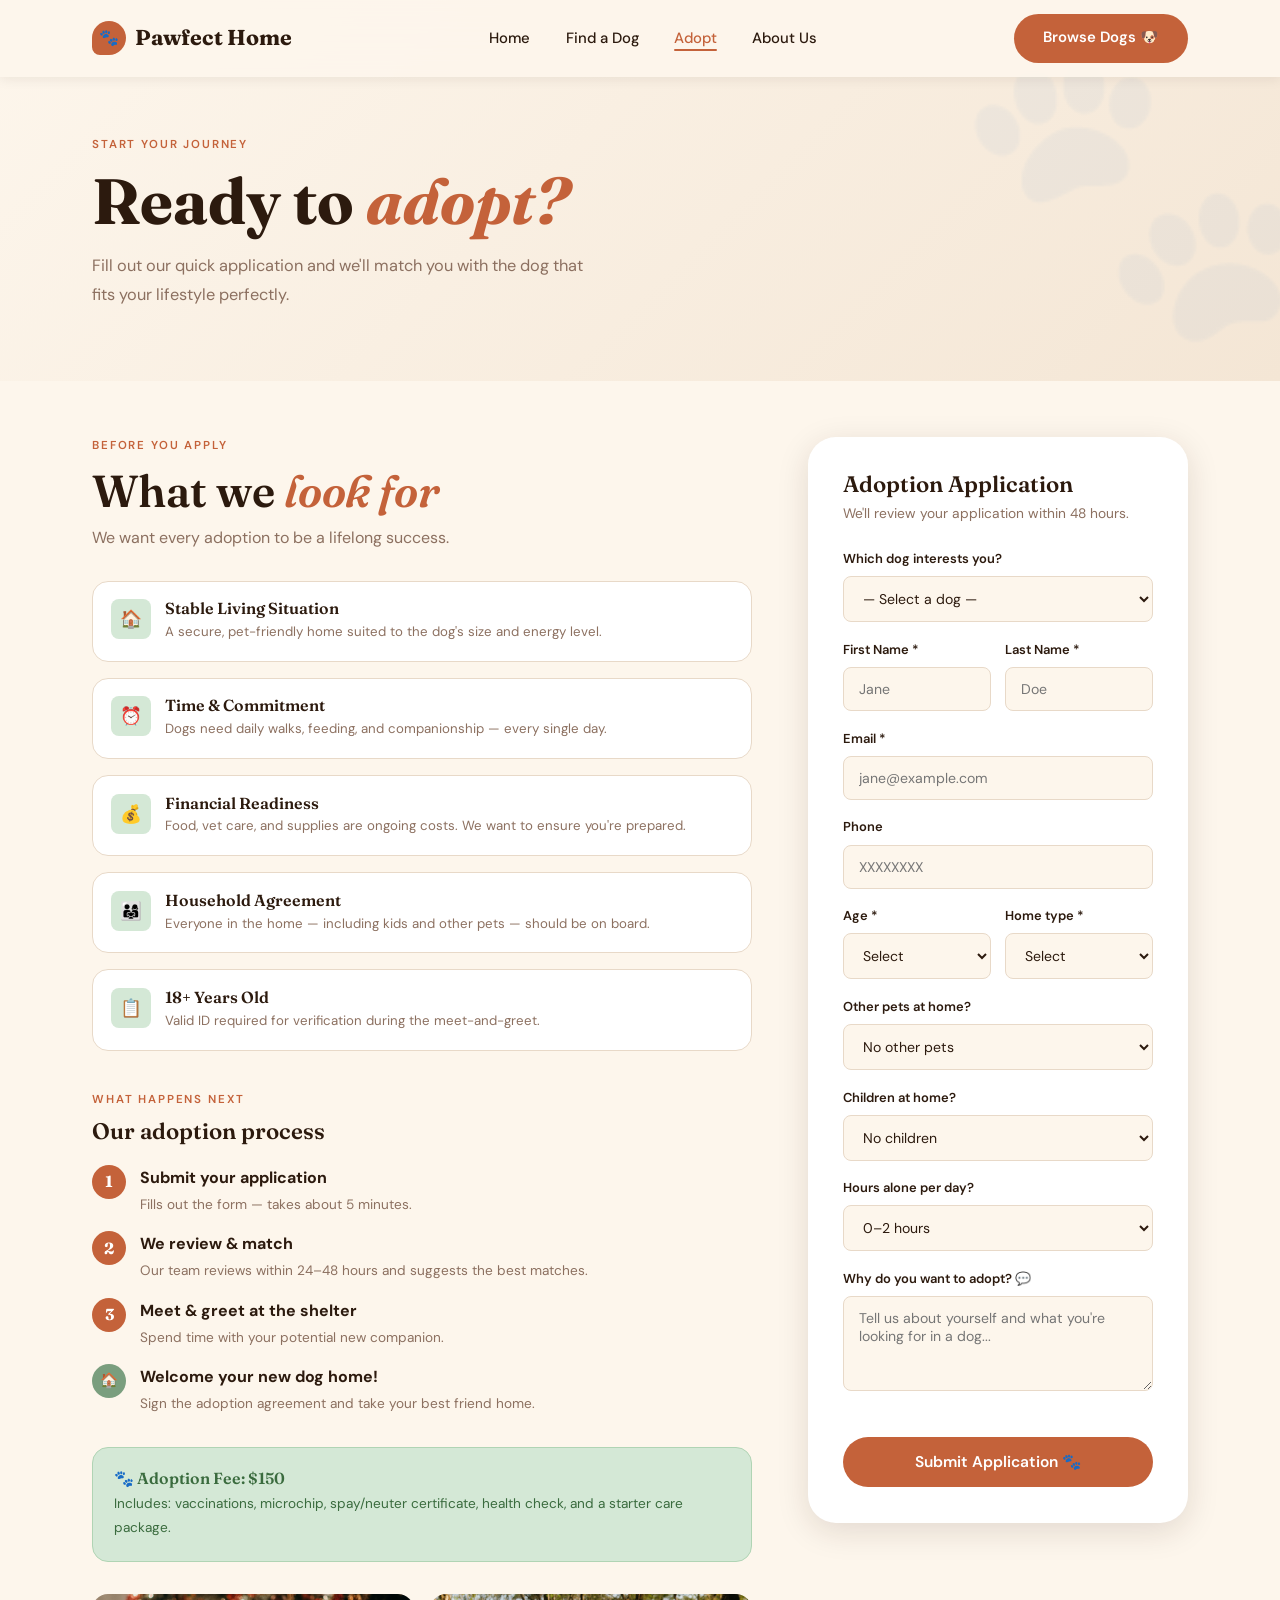
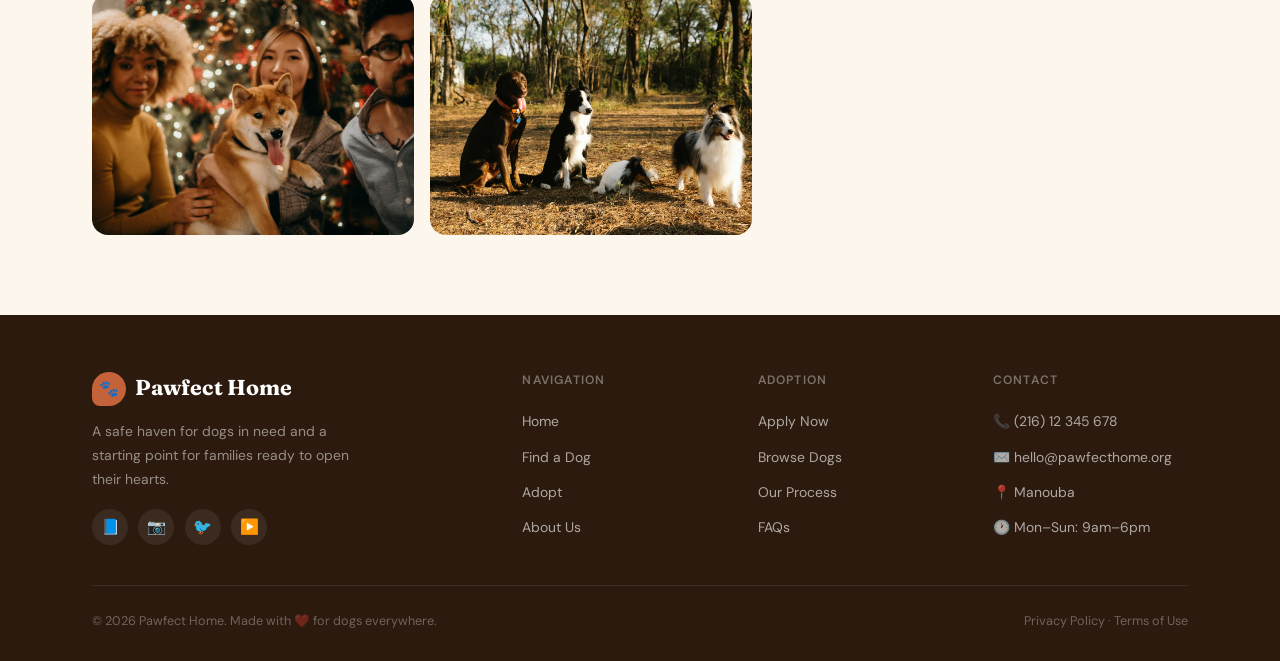
<file: adopt.html>
<!DOCTYPE html>
<html lang="en">
<head>
  <meta charset="UTF-8"/>
  <meta name="viewport" content="width=device-width, initial-scale=1.0"/>
  <title>Adopt — Pawfect Home</title>
  <link rel="stylesheet" href="styles.css"/>
</head>
<body>

  <nav class="navbar scrolled">
    <div class="container" style="display:flex;align-items:center;justify-content:space-between;">
      <a href="index.html" class="nav-logo"><span>🐾</span> Pawfect Home</a>
      <ul class="nav-links">
        <li><a href="index.html">Home</a></li>
        <li><a href="dogs.html">Find a Dog</a></li>
        <li><a href="adopt.html" class="active">Adopt</a></li>
        <li><a href="about.html">About Us</a></li>
      </ul>
      <a href="dogs.html" class="btn btn-primary">Browse Dogs 🐶</a>
    </div>
  </nav>

  <div class="adopt-hero">
    <div class="container">
      <span class="label">Start your journey</span>
      <h1>Ready to <em>adopt?</em></h1>
      <p>Fill out our quick application and we'll match you with the dog that fits your lifestyle perfectly.</p>
    </div>
  </div>

  <section style="background:var(--cream);">
    <div class="container">
      <div class="adopt-layout">
        <div>
          <span class="label">Before you apply</span>
          <h2 style="margin-bottom:.45rem;">What we <em style="color:var(--terra);font-style:italic;">look for</em></h2>
          <p>We want every adoption to be a lifelong success.</p>

          <div class="req-list">
            <div class="req-item"><div class="req-icon">🏠</div><div><h4>Stable Living Situation</h4><p>A secure, pet-friendly home suited to the dog's size and energy level.</p></div></div>
            <div class="req-item"><div class="req-icon">⏰</div><div><h4>Time & Commitment</h4><p>Dogs need daily walks, feeding, and companionship — every single day.</p></div></div>
            <div class="req-item"><div class="req-icon">💰</div><div><h4>Financial Readiness</h4><p>Food, vet care, and supplies are ongoing costs. We want to ensure you're prepared.</p></div></div>
            <div class="req-item"><div class="req-icon">👨‍👩‍👧</div><div><h4>Household Agreement</h4><p>Everyone in the home — including kids and other pets — should be on board.</p></div></div>
            <div class="req-item"><div class="req-icon">📋</div><div><h4>18+ Years Old</h4><p>Valid ID required for verification during the meet-and-greet.</p></div></div>
          </div>

          <div style="margin-top:2.5rem;">
            <span class="label">What happens next</span>
            <h3 style="margin-bottom:1.3rem;">Our adoption process</h3>
            <div style="display:flex;flex-direction:column;gap:.9rem;">
              <div style="display:flex;gap:.9rem;align-items:flex-start;"><div style="width:34px;height:34px;background:var(--terra);color:#fff;border-radius:50%;display:grid;place-items:center;font-family:'Fraunces',serif;font-weight:700;flex-shrink:0;">1</div><div><strong>Submit your application</strong><p style="font-size:.85rem;margin-top:.15rem;">Fills out the form — takes about 5 minutes.</p></div></div>
              <div style="display:flex;gap:.9rem;align-items:flex-start;"><div style="width:34px;height:34px;background:var(--terra);color:#fff;border-radius:50%;display:grid;place-items:center;font-family:'Fraunces',serif;font-weight:700;flex-shrink:0;">2</div><div><strong>We review & match</strong><p style="font-size:.85rem;margin-top:.15rem;">Our team reviews within 24–48 hours and suggests the best matches.</p></div></div>
              <div style="display:flex;gap:.9rem;align-items:flex-start;"><div style="width:34px;height:34px;background:var(--terra);color:#fff;border-radius:50%;display:grid;place-items:center;font-family:'Fraunces',serif;font-weight:700;flex-shrink:0;">3</div><div><strong>Meet & greet at the shelter</strong><p style="font-size:.85rem;margin-top:.15rem;">Spend time with your potential new companion.</p></div></div>
              <div style="display:flex;gap:.9rem;align-items:flex-start;"><div style="width:34px;height:34px;background:var(--sage);color:#fff;border-radius:50%;display:grid;place-items:center;font-size:.9rem;flex-shrink:0;">🏠</div><div><strong>Welcome your new dog home!</strong><p style="font-size:.85rem;margin-top:.15rem;">Sign the adoption agreement and take your best friend home.</p></div></div>
            </div>
          </div>

          <div class="fee-box">
            <h4>🐾 Adoption Fee: $150</h4>
            <p>Includes: vaccinations, microchip, spay/neuter certificate, health check, and a starter care package.</p>
          </div>
          <div style="display:grid;grid-template-columns:1fr 1fr;gap:1rem;margin-top:2rem;">
            <div style="border-radius:var(--r-md);overflow:hidden;aspect-ratio:4/3;">
              <img src="images/dogwithfamily.jpg" alt="Happy dog">
            </div>
            <div style="border-radius:var(--r-md);overflow:hidden;aspect-ratio:4/3;">
              <img src="images/dogwithotherdogs.jpg" alt="Happy dog">
            </div>
          </div>
        </div>

        <div>
          <div class="form-card">
            <h3>Adoption Application</h3>
            <p>We'll review your application within 48 hours.</p>
            <form id="adoptionForm" action="process_form.php" method="POST">
              <div class="fg" data-field="dog_interested"><label>Which dog interests you?</label><select name="dog_interested"><option value="">— Select a dog —</option><option>Buddy (Labrador Mix, 4 months)</option><option>Luna (Beagle, 1 year)</option><option>Bear (Golden Retriever, 5 years)</option><option>Daisy (Poodle Mix, 2 years)</option><option>Rocky (German Shepherd, 2 months)</option><option>Mochi (Shih Tzu, 5 months)</option><option>Duke (English Bulldog, 7 years)</option><option>Coco (Chihuahua, 2 years)</option><option>Atlas (Border Collie, 3 years)</option><option>Not sure — help me find a match</option></select><div class="fg-error"></div></div>
              <div class="fg-row">
                <div class="fg" data-field="fname"><label>First Name *</label><input type="text" name="fname" placeholder="Jane" /><div class="fg-error"></div></div>
                <div class="fg" data-field="lname"><label>Last Name *</label><input type="text" name="lname" placeholder="Doe" /><div class="fg-error"></div></div>
              </div>
              <div class="fg" data-field="email"><label>Email *</label><input type="email" name="email" placeholder="jane@example.com" /><div class="fg-error"></div></div>
              <div class="fg" data-field="phone"><label>Phone</label><input type="tel" name="phone" placeholder="XXXXXXXX" maxlength="8"/><div class="fg-error"></div></div>
              <div class="fg-row">
                <div class="fg" data-field="age"><label>Age *</label><select name="age"><option value="">Select</option><option>Under 18</option><option>18–24</option><option>25–34</option><option>35–44</option><option>45–54</option><option>55+</option></select><div class="fg-error"></div></div>
                <div class="fg" data-field="home_type"><label>Home type *</label><select name="home_type"><option value="">Select</option><option>House with yard</option><option>Apartment</option><option>House without yard</option><option>Farm / Rural</option></select><div class="fg-error"></div></div>
              </div>
              <div class="fg" data-field="other_pets"><label>Other pets at home?</label><select name="other_pets"><option>No other pets</option><option>Yes — other dogs</option><option>Yes — cats</option><option>Yes — dogs and cats</option></select><div class="fg-error"></div></div>
              <div class="fg" data-field="children"><label>Children at home?</label><select name="children"><option>No children</option><option>Yes — under 5 years</option><option>Yes — 5 to 12 years</option><option>Yes — teenagers</option></select><div class="fg-error"></div></div>
              <div class="fg" data-field="hours_alone"><label>Hours alone per day?</label><select name="hours_alone"><option>0–2 hours</option><option>2–4 hours</option><option>4–6 hours</option><option>6–8 hours</option><option>8+ hours</option></select><div class="fg-error"></div></div>
              <div class="fg" data-field="message"><label>Why do you want to adopt? 💬</label><textarea name="message" placeholder="Tell us about yourself and what you're looking for in a dog..."></textarea><div class="fg-error"></div></div>
              <button type="submit" class="btn btn-primary submit">Submit Application 🐾</button>
            </form>
          </div>
        </div>

      </div>
    </div>
  </section>

  <footer>
    <div class="container">
      <div class="footer-grid">
        <div class="footer-brand">
          <a href="index.html" class="nav-logo" style="color:#fff;"><span>🐾</span> Pawfect Home</a>
          <p>A safe haven for dogs in need and a starting point for families ready to open their hearts.</p>
          <div class="socials"><div class="soc">📘</div><div class="soc">📷</div><div class="soc">🐦</div><div class="soc">▶️</div></div>
        </div>
        <div class="footer-col"><h5>Navigation</h5><ul><li><a href="index.html">Home</a></li><li><a href="dogs.html">Find a Dog</a></li><li><a href="adopt.html">Adopt</a></li><li><a href="about.html">About Us</a></li></ul></div>
        <div class="footer-col"><h5>Adoption</h5><ul><li><a href="adopt.html">Apply Now</a></li><li><a href="dogs.html">Browse Dogs</a></li><li><a href="#">Our Process</a></li><li><a href="#">FAQs</a></li></ul></div>
        <div class="footer-col"><h5>Contact</h5><ul><li><a href="#">📞 (216) 12 345 678</a></li><li><a href="#">✉️ hello@pawfecthome.org</a></li><li><a href="#">📍 Manouba</a></li><li><a href="#">🕐 Mon–Sun: 9am–6pm</a></li></ul></div>
      </div>
      <div class="footer-bottom">
        <p>© 2026 Pawfect Home. Made with ❤️ for dogs everywhere.</p>
        <p><a href="#">Privacy Policy</a> · <a href="#">Terms of Use</a></p>
      </div>
    </div>
  </footer>

  <script>
    const form = document.getElementById('adoptionForm');
    const fieldContainers = form.querySelectorAll('[data-field]');

    const urlParams = new URLSearchParams(window.location.search);
    const formCard = document.querySelector('.form-card');
    const submitted = urlParams.get('submitted');
    const error = urlParams.get('error');

    if (submitted === '1') {
      const notice = document.createElement('div');
      notice.style.cssText = 'margin:0 0 1rem;padding:1rem 1.2rem;border-radius:12px;background:#e8f5ea;color:#1f5a2e;border:1px solid #b8e0c0;font-weight:600;';
      notice.textContent = 'Application submitted successfully!';
      formCard.insertBefore(notice, formCard.firstChild);
      window.history.replaceState({}, document.title, window.location.pathname);
    }

    if (error) {
      const notice = document.createElement('div');
      notice.style.cssText = 'margin:0 0 1rem;padding:1rem 1.2rem;border-radius:12px;background:#fdecea;color:#7a1c1c;border:1px solid #f2b8b5;font-weight:600;';
      notice.textContent = 'Submission failed. Please try again or contact support.';
      formCard.insertBefore(notice, formCard.firstChild);
      window.history.replaceState({}, document.title, window.location.pathname);
    }
    
    const validationRules = {
      fname: (value) => {
        if (!value.trim()) return 'First name is required';
        if (!/^[a-zA-Z\s\-']+$/.test(value)) return 'First name should only contain letters';
        return null;
      },
      lname: (value) => {
        if (!value.trim()) return 'Last name is required';
        if (!/^[a-zA-Z\s\-']+$/.test(value)) return 'Last name should only contain letters';
        return null;
      },
      email: (value) => {
        if (!value.trim()) return 'Email is required';
        if (!/^[^\s@]+@[^\s@]+\.[^\s@]+$/.test(value)) return 'Enter a valid email (e.g., you@example.com)';
        return null;
      },
      phone: (value) => {
        if (value.trim() && !/^\d{8}$/.test(value.trim())) return 'Enter 8 digits for Tunisian phone number';
        return null;
      },
      age: (value) => {
        if (!value) return 'Age is required';
        if (value === 'Under 18') return 'You must be 18+ to adopt';
        return null;
      },
      home_type: (value) => {
        if (!value) return 'Home type is required';
        return null;
      },
      message: (value) => {
        if (!value.trim()) return 'Tell us why you want to adopt';
        if (value.trim().length < 10) return 'Please provide at least 10 characters';
        return null;
      }
    };

    function validateField(fieldName) {
      const container = form.querySelector(`[data-field="${fieldName}"]`);
      const input = container.querySelector('input, select, textarea');
      const errorDiv = container.querySelector('.fg-error');
      const validator = validationRules[fieldName];
      
      if (!validator) return true;
      
      const error = validator(input.value);
      
      if (error) {
        container.classList.add('error');
        errorDiv.textContent = '❌ ' + error;
        return false;
      } else {
        container.classList.remove('error');
        errorDiv.textContent = '';
        return true;
      }
    }
    fieldContainers.forEach(container => {
      const fieldName = container.dataset.field;
      const input = container.querySelector('input, select, textarea');
      
      if (!validationRules[fieldName]) return;
      
      input.addEventListener('blur', () => {
        validateField(fieldName);
      });
      
      input.addEventListener('input', () => {
        if (container.classList.contains('error')) {
          const error = validationRules[fieldName](input.value);
          if (!error) {
            container.classList.remove('error');
            container.querySelector('.fg-error').textContent = '';
          }
        }
      });
      
      if (input.tagName === 'SELECT') {
        input.addEventListener('change', () => {
          if (container.classList.contains('error')) {
            const error = validationRules[fieldName](input.value);
            if (!error) {
              container.classList.remove('error');
              container.querySelector('.fg-error').textContent = '';
            }
          }
        });
      }
    });
    
    form.addEventListener('submit', (e) => {
      const fieldsToValidate = ['fname', 'lname', 'email', 'phone', 'age', 'home_type', 'message'];
      let isValid = true;

      fieldsToValidate.forEach(field => {
        if (!validateField(field)) {
          isValid = false;
        }
      });

      if (!isValid) {
        e.preventDefault();
      }
    });
  </script>
</body>
</html>
</file>
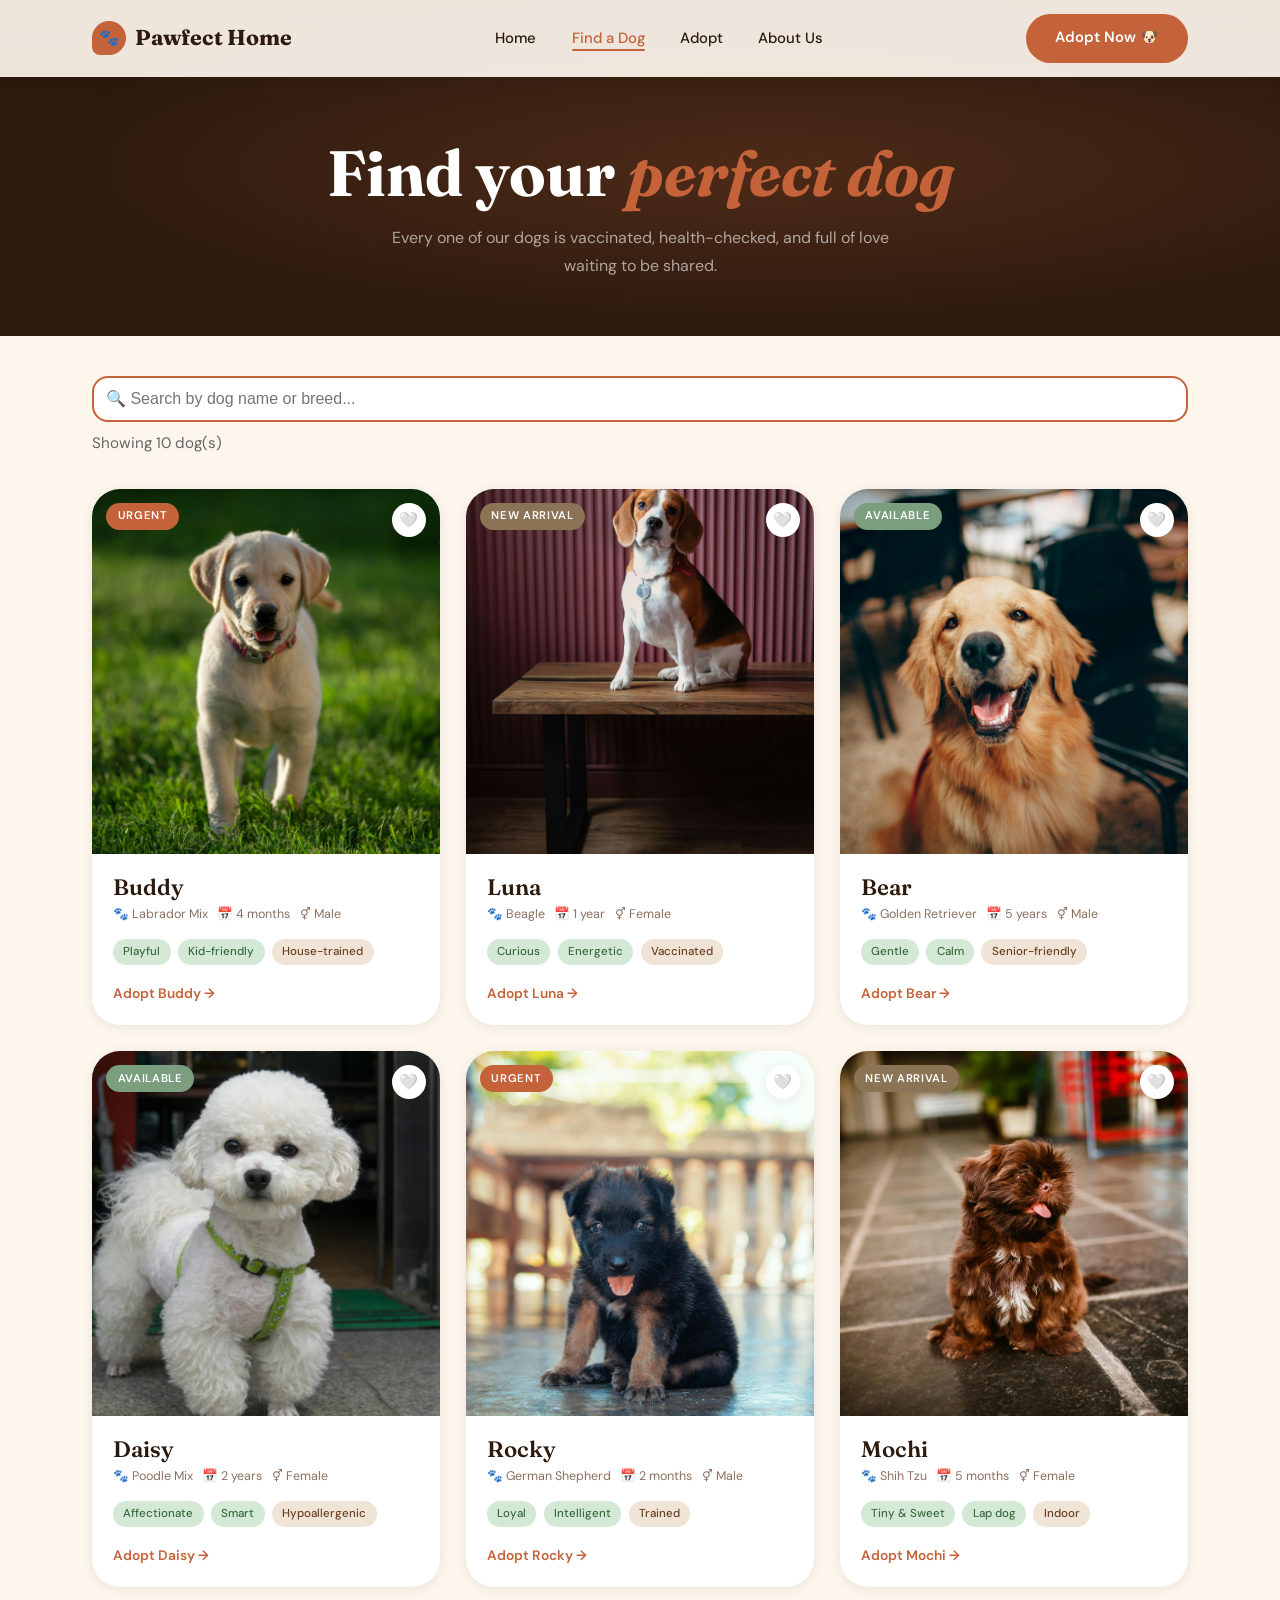
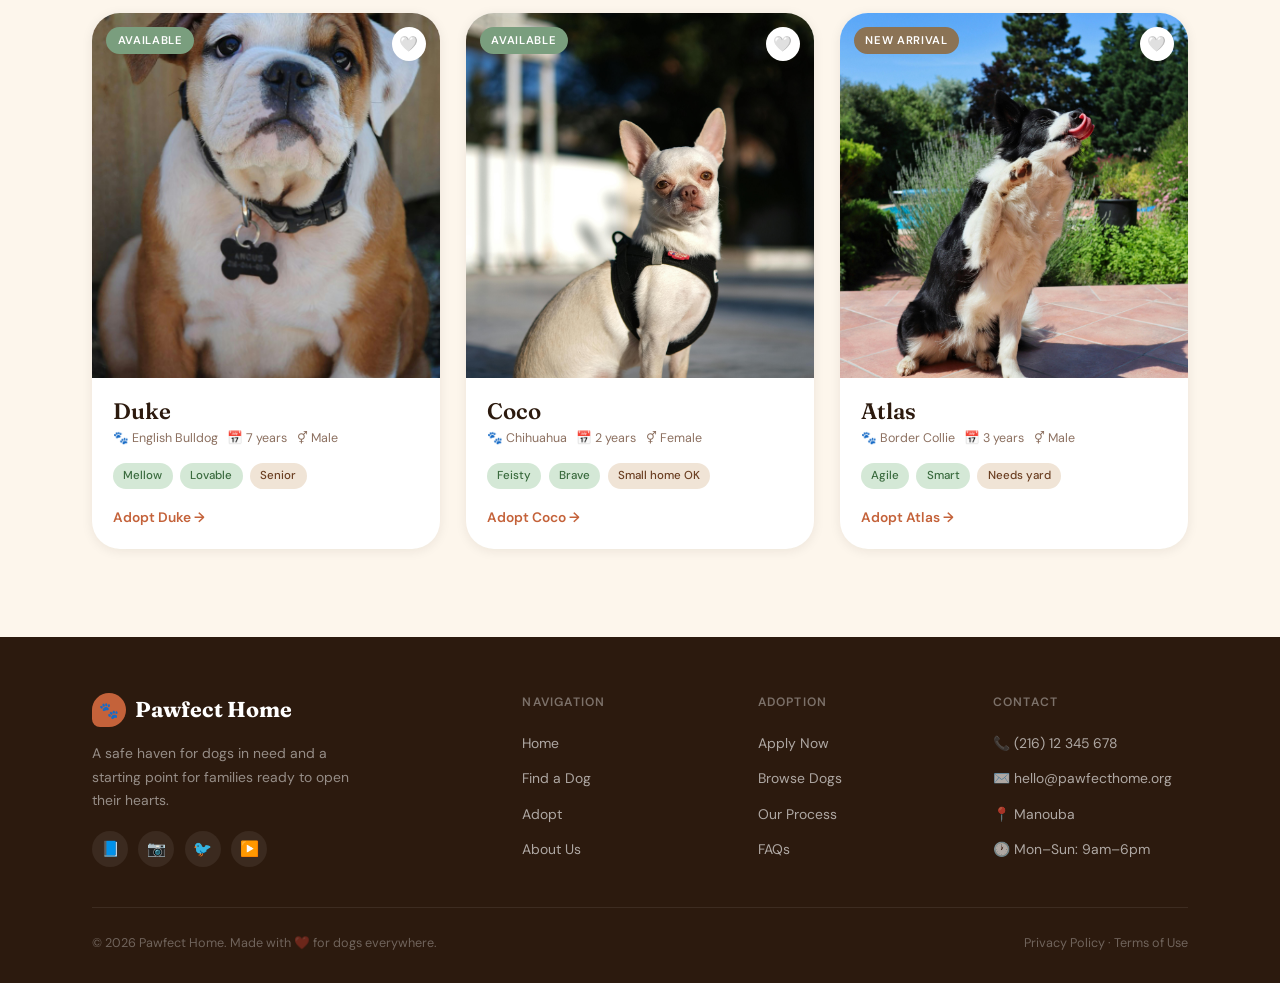
<file: dogs.html>
<!DOCTYPE html>
<html lang="en">
<head>
  <meta charset="UTF-8"/>
  <meta name="viewport" content="width=device-width, initial-scale=1.0"/>
  <title>Find a Dog — Pawfect Home</title>
  <link rel="stylesheet" href="styles.css"/>
</head>
<body>
  <nav class="navbar scrolled">
    <div class="container" style="display:flex;align-items:center;justify-content:space-between;">
      <a href="index.html" class="nav-logo"><span>🐾</span> Pawfect Home</a>
      <ul class="nav-links">
        <li><a href="index.html">Home</a></li>
        <li><a href="dogs.html" class="active">Find a Dog</a></li>
        <li><a href="adopt.html">Adopt</a></li>
        <li><a href="about.html">About Us</a></li>
      </ul>
      <a href="adopt.html" class="btn btn-primary">Adopt Now 🐶</a>
    </div>
  </nav>

  <div class="page-hero">
    <div class="container">
      <h1>Find your <em>perfect dog</em></h1>
      <p>Every one of our dogs is vaccinated, health-checked, and full of love waiting to be shared.</p>
    </div>
  </div>

  <section style="padding:2.5rem 0 5.5rem;">
    <div class="container">
      <div style="margin-bottom:2rem;">
        <input type="text" id="searchBar" placeholder="🔍 Search by dog name or breed..." style="width:100%;padding:0.75rem;font-size:1rem;border:2px solid var(--terra);border-radius:var(--r-md);box-sizing:border-box;">
        <p style="margin-top:0.5rem;font-size:0.95rem;color:#666;">Showing <span id="dogCount">10</span> dog(s)</p>
      </div>
      <div class="dog-grid">
        <div class="dog-card">
          <div class="dog-card-img">
            <img src="images/buddy.jpg" alt="Happy dog">
            <span class="dog-tag urgent">Urgent</span>
            <button class="heart" onclick="toggleHeart(this)">🤍</button>
          </div>
          <div class="dog-body">
            <h3>Buddy</h3>
            <div class="dog-meta"><span>🐾 Labrador Mix</span><span>📅 4 months</span><span>⚥ Male</span></div>
            <div class="pills"><span class="pill">Playful</span><span class="pill">Kid-friendly</span><span class="pill br">House-trained</span></div>
            <div class="dog-footer"><a href="adopt.html" class="dog-link">Adopt Buddy →</a></div>
          </div>
        </div>

        <div class="dog-card">
          <div class="dog-card-img">
            <img src="images/luna.jpg" alt="Happy dog">
            <span class="dog-tag new">New Arrival</span>
            <button class="heart" onclick="toggleHeart(this)">🤍</button>
          </div>
          <div class="dog-body">
            <h3>Luna</h3>
            <div class="dog-meta"><span>🐾 Beagle</span><span>📅 1 year</span><span>⚥ Female</span></div>
            <div class="pills"><span class="pill">Curious</span><span class="pill">Energetic</span><span class="pill br">Vaccinated</span></div>
            <div class="dog-footer"><a href="adopt.html" class="dog-link">Adopt Luna →</a></div>
          </div>
        </div>

        <div class="dog-card">
          <div class="dog-card-img">
            <img src="images/bear.jpg" alt="Happy dog">
            <span class="dog-tag">Available</span>
            <button class="heart" onclick="toggleHeart(this)">🤍</button>
          </div>
          <div class="dog-body">
            <h3>Bear</h3>
            <div class="dog-meta"><span>🐾 Golden Retriever</span><span>📅 5 years</span><span>⚥ Male</span></div>
            <div class="pills"><span class="pill">Gentle</span><span class="pill">Calm</span><span class="pill br">Senior-friendly</span></div>
            <div class="dog-footer"><a href="adopt.html" class="dog-link">Adopt Bear →</a></div>
          </div>
        </div>

        <div class="dog-card">
          <div class="dog-card-img">
            <img src="images/daisy.jpg" alt="Happy dog">
            <span class="dog-tag">Available</span>
            <button class="heart" onclick="toggleHeart(this)">🤍</button>
          </div>
          <div class="dog-body">
            <h3>Daisy</h3>
            <div class="dog-meta"><span>🐾 Poodle Mix</span><span>📅 2 years</span><span>⚥ Female</span></div>
            <div class="pills"><span class="pill">Affectionate</span><span class="pill">Smart</span><span class="pill br">Hypoallergenic</span></div>
            <div class="dog-footer"><a href="adopt.html" class="dog-link">Adopt Daisy →</a></div>
          </div>
        </div>

        <div class="dog-card">
          <div class="dog-card-img">
            <img src="images/rocky.jpg" alt="Happy dog">
            <span class="dog-tag urgent">Urgent</span>
            <button class="heart" onclick="toggleHeart(this)">🤍</button>
          </div>
          <div class="dog-body">
            <h3>Rocky</h3>
            <div class="dog-meta"><span>🐾 German Shepherd</span><span>📅 2 months</span><span>⚥ Male</span></div>
            <div class="pills"><span class="pill">Loyal</span><span class="pill">Intelligent</span><span class="pill br">Trained</span></div>
            <div class="dog-footer"><a href="adopt.html" class="dog-link">Adopt Rocky →</a></div>
          </div>
        </div>

        <div class="dog-card">
          <div class="dog-card-img">
            <img src="images/mochi.jpg" alt="Happy dog">
            <span class="dog-tag new">New Arrival</span>
            <button class="heart" onclick="toggleHeart(this)">🤍</button>
          </div>
          <div class="dog-body">
            <h3>Mochi</h3>
            <div class="dog-meta"><span>🐾 Shih Tzu</span><span>📅 5 months</span><span>⚥ Female</span></div>
            <div class="pills"><span class="pill">Tiny & Sweet</span><span class="pill">Lap dog</span><span class="pill br">Indoor</span></div>
            <div class="dog-footer"><a href="adopt.html" class="dog-link">Adopt Mochi →</a></div>
          </div>
        </div>

        <div class="dog-card">
          <div class="dog-card-img">
            <img src="images/duke.jpg" alt="Happy dog">
            <span class="dog-tag">Available</span>
            <button class="heart" onclick="toggleHeart(this)">🤍</button>
          </div>
          <div class="dog-body">
            <h3>Duke</h3>
            <div class="dog-meta"><span>🐾 English Bulldog</span><span>📅 7 years</span><span>⚥ Male</span></div>
            <div class="pills"><span class="pill">Mellow</span><span class="pill">Lovable</span><span class="pill br">Senior</span></div>
            <div class="dog-footer"><a href="adopt.html" class="dog-link">Adopt Duke →</a></div>
          </div>
        </div>

        <div class="dog-card">
          <div class="dog-card-img">
            <img src="images/coco.jpg" alt="Happy dog">
            <span class="dog-tag">Available</span>
            <button class="heart" onclick="toggleHeart(this)">🤍</button>
          </div>
          <div class="dog-body">
            <h3>Coco</h3>
            <div class="dog-meta"><span>🐾 Chihuahua</span><span>📅 2 years</span><span>⚥ Female</span></div>
            <div class="pills"><span class="pill">Feisty</span><span class="pill">Brave</span><span class="pill br">Small home OK</span></div>
            <div class="dog-footer"><a href="adopt.html" class="dog-link">Adopt Coco →</a></div>
          </div>
        </div>

        <div class="dog-card">
          <div class="dog-card-img">
            <img src="images/atlas.jpg" alt="Happy dog">
            <span class="dog-tag new">New Arrival</span>
            <button class="heart" onclick="toggleHeart(this)">🤍</button>
          </div>
          <div class="dog-body">
            <h3>Atlas</h3>
            <div class="dog-meta"><span>🐾 Border Collie</span><span>📅 3 years</span><span>⚥ Male</span></div>
            <div class="pills"><span class="pill">Agile</span><span class="pill">Smart</span><span class="pill br">Needs yard</span></div>
            <div class="dog-footer"><a href="adopt.html" class="dog-link">Adopt Atlas →</a></div>
          </div>
        </div>

      </div>
    </div>
  </section>

  <footer>
    <div class="container">
      <div class="footer-grid">
        <div class="footer-brand">
          <a href="index.html" class="nav-logo" style="color:#fff;"><span>🐾</span> Pawfect Home</a>
          <p>A safe haven for dogs in need and a starting point for families ready to open their hearts.</p>
          <div class="socials"><div class="soc">📘</div><div class="soc">📷</div><div class="soc">🐦</div><div class="soc">▶️</div></div>
        </div>
        <div class="footer-col"><h5>Navigation</h5><ul><li><a href="index.html">Home</a></li><li><a href="dogs.html">Find a Dog</a></li><li><a href="adopt.html">Adopt</a></li><li><a href="about.html">About Us</a></li></ul></div>
        <div class="footer-col"><h5>Adoption</h5><ul><li><a href="adopt.html">Apply Now</a></li><li><a href="dogs.html">Browse Dogs</a></li><li><a href="#">Our Process</a></li><li><a href="#">FAQs</a></li></ul></div>
        <div class="footer-col"><h5>Contact</h5><ul><li><a href="#">📞 (216) 12 345 678</a></li><li><a href="#">✉️ hello@pawfecthome.org</a></li><li><a href="#">📍 Manouba</a></li><li><a href="#">🕐 Mon–Sun: 9am–6pm</a></li></ul></div>
      </div>
      <div class="footer-bottom">
        <p>© 2026 Pawfect Home. Made with ❤️ for dogs everywhere.</p>
        <p><a href="#">Privacy Policy</a> · <a href="#">Terms of Use</a></p>
      </div>
    </div>
  </footer>

  <script>
    function toggleHeart(b) { b.classList.toggle('on'); b.textContent = b.classList.contains('on') ? '❤️' : '🤍'; }
    
    function initializeSearch() {
      const searchBar = document.getElementById('searchBar');
      const dogCards = document.querySelectorAll('.dog-card');
      const dogCount = document.getElementById('dogCount');
      
      searchBar.addEventListener('input', function() {
        const searchText = this.value.toLowerCase().trim();
        let visibleCount = 0;
        
        dogCards.forEach(card => {
          const dogName = card.querySelector('h3').textContent.toLowerCase();
          
          const breedSpan = card.querySelector('.dog-meta span');
          const breed = breedSpan ? breedSpan.textContent.toLowerCase() : '';
          if (dogName.includes(searchText) || breed.includes(searchText)) {
            card.style.display = 'block';
            visibleCount++;
          } else {
            card.style.display = 'none';
          }
        });
        
        dogCount.textContent = visibleCount;
      });
    }
    
    // Initialize search when page loads
    document.addEventListener('DOMContentLoaded', initializeSearch);
  </script>
</body>
</html>
</file>
<file: styles.css>
@import url('https://fonts.googleapis.com/css2?family=Fraunces:ital,wght@0,600;0,700;1,400&family=DM+Sans:wght@400;500;600&display=swap');

:root {
  --cream: #FDF6EC; --white: #FFF9F2; --terra: #C4623A; --terra-d: #A34E2B;
  --sage: #7A9E7E; --sage-l: #D4E8D6; --ink: #2C1A0E; --muted: #8C7060;
  --border: #E8D9C8;
  --sh-sm: 0 2px 12px rgba(44,26,14,.08); --sh-md: 0 8px 32px rgba(44,26,14,.13);
  --r-sm: 8px; --r-md: 16px; --r-lg: 28px; --r-xl: 48px;
  --t: .3s cubic-bezier(.4,0,.2,1);
}

*, *::before, *::after { box-sizing: border-box; margin: 0; padding: 0; }
html  { scroll-behavior: smooth; }
body  { font-family: 'DM Sans', sans-serif; background: var(--cream); color: var(--ink); line-height: 1.6; overflow-x: hidden; }
img   { display: block; width: 100%; height: 100%; object-fit: cover; }
a     { text-decoration: none; color: inherit; }
ul    { list-style: none; }
h1, h2, h3, h4 { font-family: 'Fraunces', serif; line-height: 1.15; }
h1 { font-size: clamp(2.2rem, 5vw, 4.5rem); font-weight: 700; }
h2 { font-size: clamp(1.7rem, 3.5vw, 2.8rem); font-weight: 600; }
h3 { font-size: 1.4rem; font-weight: 600; }
h4 { font-size: 1rem; font-weight: 600; }
p  { color: var(--muted); line-height: 1.75; }

.container   { max-width: 1160px; margin: 0 auto; padding: 0 2rem; }
.section     { padding: 5rem 0; }
.text-center { text-align: center; }
.label {
  display: block; font-size: .72rem; font-weight: 600; letter-spacing: .16em;
  text-transform: uppercase; color: var(--terra); margin-bottom: .6rem;
}

.btn {
  display: inline-flex; align-items: center; gap: .45rem; padding: .8rem 1.8rem;
  border-radius: 100px; font-family: 'DM Sans', sans-serif; font-weight: 600;
  font-size: .93rem; cursor: pointer; border: none; transition: var(--t);
}
.btn-primary { background: var(--terra); color: #fff; }
.btn-primary:hover { background: var(--terra-d); transform: translateY(-2px); box-shadow: 0 8px 20px rgba(196,98,58,.3); }
.btn-outline { background: transparent; color: var(--terra); border: 2px solid var(--terra); }
.btn-outline:hover { background: var(--terra); color: #fff; transform: translateY(-2px); }
.btn-ghost { background: rgba(255,255,255,.15); color: #fff; border: 2px solid rgba(255,255,255,.4); }
.btn-ghost:hover { background: rgba(255,255,255,.28); transform: translateY(-2px); }
.btn-white { background: #fff; color: var(--terra); }
.btn-white:hover { background: var(--cream); transform: translateY(-2px); }


.navbar { position: fixed; top: 0; left: 0; right: 0; z-index: 100; padding: 1.1rem 0; transition: var(--t); }
.navbar.scrolled { background: rgba(253,246,236,.93); backdrop-filter: blur(18px); box-shadow: var(--sh-sm); padding: .85rem 0; }
.navbar .container { display: flex; align-items: center; justify-content: space-between; }
.nav-logo { display: flex; align-items: center; gap: .55rem; font-family: 'Fraunces', serif; font-weight: 700; font-size: 1.35rem; }
.nav-logo span { width: 34px; height: 34px; background: var(--terra); border-radius: 50% 50% 50% 8px; display: grid; place-items: center; font-size: 1rem; }
.nav-links { display: flex; gap: 2.2rem; }
.nav-links a { font-weight: 500; font-size: .93rem; position: relative; transition: color var(--t); }
.nav-links a::after { content: ''; position: absolute; bottom: -3px; left: 0; width: 0; height: 2px; background: var(--terra); transition: width var(--t); border-radius: 2px; }
.nav-links a:hover, .nav-links a.active { color: var(--terra); }
.nav-links a:hover::after, .nav-links a.active::after { width: 100%; }


.photo {
  background: linear-gradient(135deg, #e8d4b8, #b58b5a);
  display: flex; flex-direction: column; align-items: center; justify-content: center;
  gap: .4rem; color: rgba(255,255,255,.7); font-size: .82rem; text-align: center; padding: 1rem;
}
.photo span { font-size: 2.5rem; }

.hero { min-height: 100vh; display: grid; grid-template-columns: 1fr 1fr; align-items: center; gap: 4rem; padding-top: 5.5rem; }
.hero-badge { display: inline-flex; align-items: center; gap: .45rem; background: var(--sage-l); color: #3a6b3e; padding: .38rem .9rem; border-radius: 100px; font-size: .8rem; font-weight: 600; margin-bottom: 1.3rem; }
.hero h1 { color: var(--ink); margin-bottom: 1.1rem; }
.hero h1 em { font-style: italic; color: var(--terra); }
.hero > div > p { font-size: 1.05rem; max-width: 460px; margin-bottom: 2.2rem; }
.hero-actions { display: flex; gap: .9rem; flex-wrap: wrap; margin-bottom: 2.5rem; }
.hero-stats { display: flex; gap: 2rem; padding-top: 2rem; border-top: 1px solid var(--border); }
.hero-stats div .num { font-family: 'Fraunces', serif; font-size: 1.7rem; font-weight: 700; color: var(--ink); }
.hero-stats div .lbl { font-size: .78rem; color: var(--muted); }

.hero-img { position: relative; }
.hero-img-main { border-radius: var(--r-xl) var(--r-xl) var(--r-xl) var(--r-sm); overflow: hidden; aspect-ratio: 4/5; box-shadow: 0 20px 60px rgba(44,26,14,.18); }
.hero-float {
  position: absolute; bottom: 2rem; left: -2rem; background: #fff;
  border-radius: var(--r-md); padding: .9rem 1.1rem; box-shadow: var(--sh-md);
  display: flex; align-items: center; gap: .7rem; max-width: 210px;
  animation: float 4s ease-in-out infinite;
}
.hero-float .avatar { width: 44px; height: 44px; border-radius: 50%; overflow: hidden; flex-shrink: 0; }
.hero-float strong { font-size: .84rem; color: var(--ink); display: block; }
.hero-float p { font-size: .74rem; margin: 0; }
.blob { position: absolute; top: -1.5rem; right: -1.5rem; width: 140px; height: 140px; background: var(--terra); border-radius: 60% 40% 30% 70%/60% 30% 70% 40%; opacity: .14; z-index: 0; }


.ticker { background: var(--terra); padding: .9rem 0; overflow: hidden; }
.ticker-track { display: flex; animation: ticker 26s linear infinite; width: max-content; }
.ticker-item { font-family: 'Fraunces', serif; font-style: italic; font-size: 1rem; padding: 0 2.2rem; color: rgba(255,255,255,.9); white-space: nowrap; }


.dog-grid { display: grid; grid-template-columns: repeat(auto-fill, minmax(270px, 1fr)); gap: 1.6rem; }
.dog-card { background: #fff; border-radius: var(--r-lg); overflow: hidden; box-shadow: var(--sh-sm); transition: var(--t); }
.dog-card:hover { transform: translateY(-5px); box-shadow: var(--sh-md); }
.dog-card-img { position: relative; aspect-ratio: 1/1.05; overflow: hidden; }
.dog-card-img img, .dog-card-img .photo { transition: transform .5s ease; }
.dog-card:hover .dog-card-img img,
.dog-card:hover .dog-card-img .photo { transform: scale(1.05); }
.dog-tag { position: absolute; top: .9rem; left: .9rem; background: var(--sage); color: #fff; font-size: .7rem; font-weight: 600; letter-spacing: .06em; text-transform: uppercase; padding: .28rem .7rem; border-radius: 100px; }
.dog-tag.urgent { background: var(--terra); }
.dog-tag.new    { background: #8B7355; }
.heart { position: absolute; top: .9rem; right: .9rem; width: 34px; height: 34px; background: #fff; border: none; border-radius: 50%; cursor: pointer; font-size: .95rem; box-shadow: var(--sh-sm); transition: var(--t); }
.heart:hover { transform: scale(1.15); }
.heart.on { background: #ffe0e0; }
.dog-body { padding: 1.3rem; }
.dog-body h3 { margin-bottom: .25rem; }
.dog-meta { display: flex; gap: .6rem; flex-wrap: wrap; margin-bottom: .9rem; }
.dog-meta span { font-size: .78rem; color: var(--muted); }
.pills { display: flex; gap: .45rem; flex-wrap: wrap; margin-bottom: 1.1rem; }
.pill { background: var(--sage-l); color: #3a6b3e; font-size: .72rem; font-weight: 500; padding: .22rem .65rem; border-radius: 100px; }
.pill.br { background: #f0e4d6; color: #6B3F22; }
.dog-footer { display: flex; align-items: center; justify-content: space-between; }
.dog-link { font-weight: 600; font-size: .86rem; color: var(--terra); transition: letter-spacing var(--t); }
.dog-card:hover .dog-link { letter-spacing: .02em; }


.why-section { background: var(--ink); }
.why-section h2, .why-section h4 { color: #fff; }
.why-section h2 em { font-style: italic; color: var(--terra); }
.why-grid { display: grid; grid-template-columns: 1fr 1fr; gap: 3.5rem; align-items: center; }
.why-img-wrap { border-radius: var(--r-xl) var(--r-sm) var(--r-xl) var(--r-xl); overflow: hidden; aspect-ratio: 3/4; position: relative; }
.why-accent { position: absolute; bottom: -1.5rem; right: -1.5rem; background: var(--terra); color: #fff; border-radius: var(--r-md); padding: 1.3rem; width: 165px; }
.why-accent .big { font-family: 'Fraunces', serif; font-size: 2.6rem; font-weight: 700; line-height: 1; }
.why-accent p { color: rgba(255,255,255,.8); font-size: .8rem; margin-top: .2rem; }
.why-list { display: flex; flex-direction: column; gap: 1.3rem; margin-top: 2rem; }
.why-item { display: flex; gap: 1rem; }
.why-icon { width: 44px; height: 44px; background: rgba(196,98,58,.15); border-radius: var(--r-sm); flex-shrink: 0; display: grid; place-items: center; font-size: 1.2rem; }
.why-item p { font-size: .88rem; color: rgba(255,255,255,.6); }


.process-grid { display: grid; grid-template-columns: repeat(4,1fr); gap: 1.3rem; margin-top: 2.5rem; position: relative; }
.process-grid::before { content: ''; position: absolute; top: 2rem; left: 12%; right: 12%; height: 2px; background: repeating-linear-gradient(90deg, var(--border) 0, var(--border) 6px, transparent 6px, transparent 14px); }
.process-step { text-align: center; position: relative; z-index: 1; }
.step-num { width: 60px; height: 60px; border-radius: 50%; background: #fff; border: 2px solid var(--border); display: grid; place-items: center; font-family: 'Fraunces', serif; font-size: 1.4rem; font-weight: 700; color: var(--terra); margin: 0 auto 1.1rem; box-shadow: var(--sh-sm); transition: var(--t); }
.process-step:hover .step-num { background: var(--terra); color: #fff; border-color: var(--terra); transform: scale(1.08); }
.process-step h4 { margin-bottom: .3rem; }
.process-step p  { font-size: .84rem; }

.cta-wrap { padding: 0 0 5rem; }
.cta-banner { background: linear-gradient(135deg, var(--terra), var(--terra-d)); border-radius: var(--r-lg); padding: 3.5rem; display: flex; align-items: center; justify-content: space-between; gap: 2rem; position: relative; overflow: hidden; }
.cta-banner::before { content: '🐾'; position: absolute; font-size: 11rem; opacity: .07; right: 3rem; top: 50%; transform: translateY(-50%); }
.cta-banner h2 { color: #fff; max-width: 460px; }
.cta-banner p  { color: rgba(255,255,255,.72); margin-top: .4rem; }
.cta-actions   { display: flex; gap: .9rem; flex-shrink: 0; flex-wrap: wrap; }

.testi-grid { display: grid; grid-template-columns: repeat(3,1fr); gap: 1.4rem; margin-top: 2.8rem; }
.testi-card { background: #fff; border-radius: var(--r-md); padding: 1.8rem; box-shadow: var(--sh-sm); transition: var(--t); }
.testi-card:hover { transform: translateY(-4px); box-shadow: var(--sh-md); }
.stars { color: #F5A623; font-size: .88rem; margin-bottom: .9rem; }
.testi-card > p { font-style: italic; color: var(--ink); font-size: .9rem; line-height: 1.7; margin-bottom: 1.2rem; }
.reviewer { display: flex; align-items: center; gap: .7rem; }
.reviewer .av { width: 42px; height: 42px; border-radius: 50%; overflow: hidden; flex-shrink: 0; background: var(--sage-l); display: grid; place-items: center; font-size: 1.1rem; }
.reviewer strong { font-size: .88rem; display: block; }
.reviewer span   { font-size: .76rem; color: var(--muted); }

.page-hero { padding: 8.5rem 0 3.5rem; background: var(--ink); text-align: center; position: relative; overflow: hidden; }
.page-hero::before { content: ''; position: absolute; inset: 0; background: radial-gradient(ellipse at 60% 50%, rgba(196,98,58,.22) 0%, transparent 70%); }
.page-hero h1    { color: #fff; position: relative; z-index: 1; }
.page-hero h1 em { color: var(--terra); font-style: italic; }
.page-hero p     { color: rgba(255,255,255,.6); max-width: 500px; margin: .9rem auto 0; position: relative; z-index: 1; }

.filters-bar { background: #fff; border-bottom: 1px solid var(--border); padding: 1.1rem 0; position: sticky; top: 70px; z-index: 99; box-shadow: var(--sh-sm); }
.filters-inner { display: flex; gap: 1rem; align-items: center; flex-wrap: wrap; }
.filter-tabs { display: flex; gap: .35rem; background: var(--cream); border-radius: 100px; padding: .25rem; }
.f-tab { padding: .38rem 1rem; border-radius: 100px; font-size: .81rem; font-weight: 500; cursor: pointer; border: none; background: none; color: var(--muted); font-family: 'DM Sans', sans-serif; transition: var(--t); }
.f-tab.active { background: #fff; color: var(--ink); font-weight: 600; box-shadow: var(--sh-sm); }
.filter-select {
  padding: .45rem 1.4rem .45rem .9rem; border: 1.5px solid var(--border); border-radius: 100px;
  font-family: 'DM Sans', sans-serif; font-size: .83rem; color: var(--ink); background: var(--cream);
  cursor: pointer; appearance: none;
  background-image: url("data:image/svg+xml,%3Csvg xmlns='http://www.w3.org/2000/svg' width='10' height='6' viewBox='0 0 10 6'%3E%3Cpath d='M1 1l4 4 4-4' stroke='%238C7060' stroke-width='1.5' fill='none' stroke-linecap='round'/%3E%3C/svg%3E");
  background-repeat: no-repeat; background-position: right .55rem center; transition: border-color var(--t);
}
.filter-select:focus { outline: none; border-color: var(--terra); }
.count { margin-left: auto; font-size: .83rem; color: var(--muted); }

.adopt-hero { padding: 8.5rem 0 4.5rem; background: linear-gradient(135deg, var(--cream), #f4e6d5); position: relative; overflow: hidden; }
.adopt-hero::after { content: '🐾'; position: absolute; font-size: 18rem; opacity: .04; right: -2rem; top: 50%; transform: translateY(-50%); }
.adopt-hero h1 em { color: var(--terra); }
.adopt-hero p { max-width: 500px; font-size: 1.02rem; margin-top: .9rem; }
.adopt-layout { display: grid; grid-template-columns: 1fr 380px; gap: 3.5rem; padding: 3.5rem 0 5rem; align-items: start; }
.form-card { background: #fff; border-radius: var(--r-lg); padding: 2.2rem; box-shadow: var(--sh-md); position: sticky; top: 85px; }
.form-card h3 { margin-bottom: .2rem; }
.form-card > p { font-size: .86rem; margin-bottom: 1.5rem; }
.fg { margin-bottom: 1.1rem; }
.fg label { display: block; font-size: .81rem; font-weight: 600; color: var(--ink); margin-bottom: .4rem; }
.fg input, .fg select, .fg textarea { width: 100%; padding: .75rem .95rem; border: 1.5px solid var(--border); border-radius: var(--r-sm); font-family: 'DM Sans', sans-serif; font-size: .88rem; color: var(--ink); background: var(--cream); transition: border-color var(--t); }
.fg input:focus, .fg select:focus, .fg textarea:focus { outline: none; border-color: var(--terra); background: #fff; }
.fg.error input, .fg.error select, .fg.error textarea { border-color: #DC2626; background: #FEE2E2; }
.fg-error { display: none; font-size: .75rem; color: #DC2626; margin-top: .35rem; font-weight: 500; }
.fg.error .fg-error { display: block; }
.fg textarea { resize: vertical; min-height: 95px; }
.fg-row { display: grid; grid-template-columns: 1fr 1fr; gap: .9rem; }
.submit { width: 100%; justify-content: center; margin-top: 1.3rem; padding: .95rem; font-size: .97rem; }
.req-list { display: flex; flex-direction: column; gap: 1rem; margin-top: 1.8rem; }
.req-item { display: flex; gap: .9rem; align-items: flex-start; padding: 1.1rem; background: #fff; border-radius: var(--r-md); border: 1px solid var(--border); transition: var(--t); }
.req-item:hover { border-color: var(--terra); box-shadow: var(--sh-sm); }
.req-icon { width: 40px; height: 40px; background: var(--sage-l); border-radius: var(--r-sm); flex-shrink: 0; display: grid; place-items: center; font-size: 1.1rem; }
.req-item h4 { margin-bottom: .15rem; }
.req-item p  { font-size: .83rem; }
.fee-box { background: var(--sage-l); border-radius: var(--r-md); padding: 1.3rem; border: 1px solid #b0d4b4; margin-top: 2rem; }
.fee-box h4 { color: #3a6b3e; margin-bottom: .3rem; }
.fee-box p  { font-size: .85rem; color: #3a6b3e; }


.about-hero { display: grid; grid-template-columns: 1fr 1fr; gap: 3.5rem; align-items: center; padding: 8.5rem 0 4.5rem; }
.about-hero h1 em { color: var(--terra); }
.about-hero p { font-size: 1.02rem; margin-top: .9rem; max-width: 450px; }
.about-imgs { display: grid; grid-template-columns: 1fr 1fr; gap: 1rem; }
.about-img { border-radius: var(--r-md); overflow: hidden; aspect-ratio: 3/4; }
.about-img:first-child { margin-top: 1.8rem; }
.stats-bar  { background: var(--terra); padding: 3rem 0; }
.stats-grid { display: grid; grid-template-columns: repeat(4,1fr); gap: 1.5rem; text-align: center; }
.stat-big { font-family: 'Fraunces', serif; font-size: 2.8rem; font-weight: 700; color: #fff; line-height: 1; }
.stats-grid p { color: rgba(255,255,255,.72); margin-top: .25rem; font-size: .88rem; }
.mission-grid { display: grid; grid-template-columns: 1fr 2fr; gap: 3.5rem; align-items: start; margin-bottom: 2.5rem; }
.mission-grid h2 em { font-style: italic; color: var(--terra); }
.values-grid { display: grid; grid-template-columns: 1fr 1fr; gap: 1.1rem; }
.val-card { background: #fff; border-radius: var(--r-md); padding: 1.4rem; border: 1px solid var(--border); transition: var(--t); }
.val-card:hover { border-color: var(--terra); transform: translateY(-3px); box-shadow: var(--sh-sm); }
.val-card .icon { font-size: 1.6rem; margin-bottom: .65rem; }
.val-card h4 { margin-bottom: .25rem; }
.val-card p  { font-size: .83rem; }
.team-grid { display: grid; grid-template-columns: repeat(3,1fr); gap: 1.6rem; margin-top: 2.8rem; }
.team-card { background: #fff; border-radius: var(--r-lg); overflow: hidden; box-shadow: var(--sh-sm); transition: var(--t); text-align: center; }
.team-card:hover { transform: translateY(-5px); box-shadow: var(--sh-md); }
.team-img { aspect-ratio: 1; overflow: hidden; }
.team-body { padding: 1.3rem; }
.team-body .role { font-size: .8rem; color: var(--terra); font-weight: 600; display: block; margin-bottom: .45rem; }
.team-body p { font-size: .83rem; }
.gallery { display: grid; grid-template-columns: repeat(3,1fr); gap: 1.1rem; margin-top: 2.5rem; }
.gallery-img { border-radius: var(--r-md); overflow: hidden; aspect-ratio: 4/3; }
.gallery-img.wide { grid-column: span 2; }

footer { background: var(--ink); color: #fff; padding: 3.5rem 0 1.8rem; }
.footer-grid { display: grid; grid-template-columns: 2fr 1fr 1fr 1fr; gap: 2.5rem; margin-bottom: 2.5rem; }
.footer-brand p { color: rgba(255,255,255,.5); font-size: .87rem; margin-top: .9rem; max-width: 260px; line-height: 1.7; }
.footer-col h5 { font-size: .76rem; font-weight: 600; letter-spacing: .1em; text-transform: uppercase; color: rgba(255,255,255,.38); margin-bottom: 1.1rem; }
.footer-col li a { color: rgba(255,255,255,.62); font-size: .87rem; transition: color var(--t); }
.footer-col li a:hover { color: var(--terra); }
.footer-col ul { display: flex; flex-direction: column; gap: .6rem; }
.socials { display: flex; gap: .65rem; margin-top: 1.1rem; }
.soc { width: 36px; height: 36px; background: rgba(255,255,255,.07); border-radius: 50%; display: grid; place-items: center; font-size: .95rem; cursor: pointer; transition: var(--t); }
.soc:hover { background: var(--terra); }
.footer-bottom { border-top: 1px solid rgba(255,255,255,.08); padding-top: 1.5rem; display: flex; justify-content: space-between; align-items: center; }
.footer-bottom p, .footer-bottom a { font-size: .79rem; color: rgba(255,255,255,.32); }
.footer-bottom a:hover { color: var(--terra); }


@keyframes float  { 0%,100%{transform:translateY(0)} 50%{transform:translateY(-9px)} }
@keyframes ticker { from{transform:translateX(0)} to{transform:translateX(-50%)} }
@keyframes fadeUp { from{opacity:0;transform:translateY(20px)} to{opacity:1;transform:translateY(0)} }
.fade-up  { animation: fadeUp .65s ease both; }
.delay-1  { animation-delay: .12s; }
.delay-2  { animation-delay: .24s; }
.delay-3  { animation-delay: .36s; }

@media (max-width: 1024px) {
  .hero, .about-hero { grid-template-columns: 1fr; text-align: center; }
  .hero-img, .about-imgs { display: none; }
  .hero > div > p, .hero-actions, .hero-stats { margin-inline: auto; justify-content: center; }
  .why-grid { grid-template-columns: 1fr; }
  .why-img-wrap { display: none; }
  .process-grid { grid-template-columns: repeat(2,1fr); }
  .process-grid::before { display: none; }
  .testi-grid { grid-template-columns: 1fr 1fr; }
  .footer-grid { grid-template-columns: 1fr 1fr; }
  .adopt-layout { grid-template-columns: 1fr; }
  .form-card { position: static; }
  .team-grid { grid-template-columns: 1fr 1fr; }
  .stats-grid { grid-template-columns: repeat(2,1fr); }
  .mission-grid { grid-template-columns: 1fr; }
}
@media (max-width: 768px) {
  .nav-links { display: none; }
  .cta-banner { flex-direction: column; text-align: center; padding: 2.5rem 1.8rem; }
  .cta-banner::before { display: none; }
  .cta-actions { justify-content: center; }
  .testi-grid, .values-grid, .team-grid, .footer-grid { grid-template-columns: 1fr; }
  .footer-bottom { flex-direction: column; gap: .8rem; text-align: center; }
  .fg-row { grid-template-columns: 1fr; }
}
</file>
